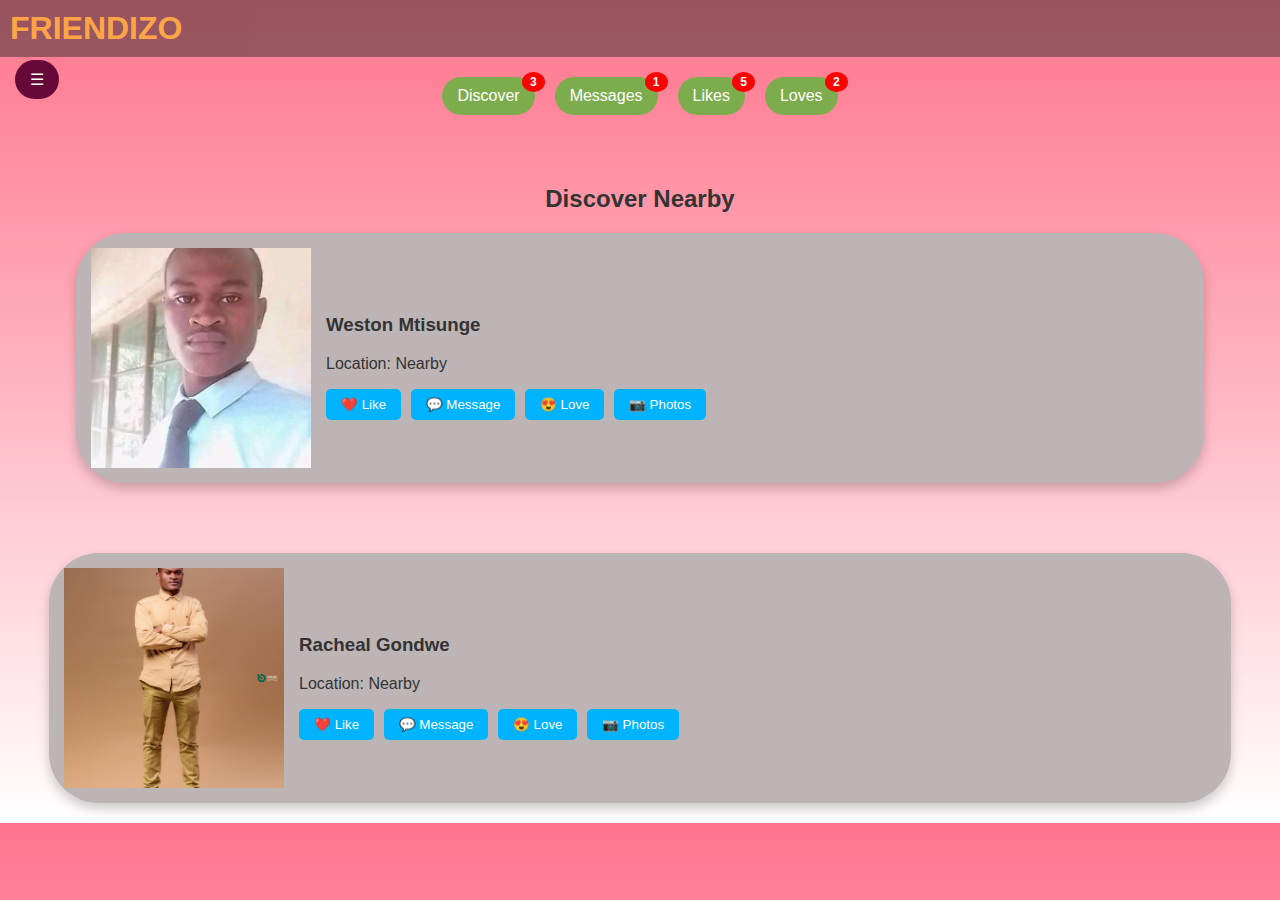
<file: Dashboard.html>
<!DOCTYPE html>
<html lang="en">
<head>
    <meta charset="UTF-8">
    <meta name="viewport" content="width=device-width, initial-scale=1.0">
    <title>FRIENDIZO</title>
    <style>
        body {
            margin: 0;
            font-family: Arial, sans-serif;
        }

        header {
            display: flex;
            justify-content: space-between;
            align-items: center;
            padding: 10px;
            background-color: #333;
            opacity: 50%;
            color: white;
            position: relative;
        }

        .logo {
            font-size: 2rem;
            font-weight: bold;
            color: #ffd000;
            animation: pulse 2s infinite;
        }

        @keyframes pulse {
            0%, 100% {
                transform: scale(1);
            }
            50% {
                transform: scale(1.1);
            }
        }

        @media (max-width: 768px) {
            header {
                flex-wrap: wrap;
            }
        }
    </style>
</head>
<body>
    <!-- Header Section with Logo -->
    <header>
        <div class="logo">FRIENDIZO</div>
    </header>

    <!-- Link to External CSS for Member Area -->
    <link rel="stylesheet" href="/css/Member area.css">

    <!-- Side Panel -->
    <div id="side-panel" class="side-panel">
        <ul>
            <li><a href="/backend/update_profile.php">Profile</a></li>
            <li><a href="#settings">Settings</a></li>
            <li><a href="/backend/logout.php">Log Out</a></li>
        </ul>
    </div>

    <!-- Main Content (Member Area) -->
    <div id="member-area">
        <!-- Menu Button -->
        <button id="menu-btn" class="menu-btn">☰</button>

        <!-- Navigation Section -->
        <div id="navigation" class="navigation">
            <button id="discover-btn">Discover <span class="bubble">3</span></button>
            <button id="message-btn" data-paid="false" onclick="handlePaidFeature('message')">Messages <span class="bubble">1</span></button>
            <button id="likes-btn">Likes <span class="bubble">5</span></button>
            <button id="loves-btn">Loves <span class="bubble">2</span></button>
        </div>
        

        <!-- Discover Section -->
        <div id="discover" class="discover-area">
            <h2>Discover Nearby</h2>
            <div id="member-cards">
                <div class="member-card">
                    <img src="/uploads/weston1.jpg" alt="Member 1" class="member-photo">
                    <div class="member-info">
                        <h3>Weston Mtisunge</h3>
                        <p>Location: Nearby</p>
                        <div class="member-actions">
                            <button class="like-btn">❤️ Like</button>
                            <button class="message-btn" data-paid="true">💬 Message</button>
                            <button class="love-btn">😍 Love</button>
                            <button class="photo-btn" data-paid="true">📷 Photos</button>
                        </div>
                    </div>
                </div>
            </div>
        </div>
    
            <div id="member-cards">
                <div class="member-card">
                    <img src="/uploads/Racheal.jpg" alt="Member 1" class="member-photo">
                    <div class="member-info">
                        <h3>Racheal Gondwe</h3>
                        <p>Location: Nearby</p>
                        <div class="member-actions">
                            <button class="like-btn">❤️ Like</button>
                            <button class="message-btn" data-paid="true">💬 Message</button>
                            <button class="love-btn">😍 Love</button>
                            <button class="photo-btn" data-paid="true">📷 Photos</button>
                        </div>
                    </div>
                </div>
            </div>
        </div>
        <!-- Subscription Pop-Up -->
        <div id="subscription-popup" class="subscription-popup">
            <div class="popup-content">
                <h3>Choose Your Subscription</h3>
                <button class="subscribe-btn" data-package="daily">Daily - $3</button>
                <button class="subscribe-btn" data-package="weekly">Weekly - $15</button>
                <button class="subscribe-btn" data-package="monthly">Monthly - $55</button>
            </div>
        </div>
    </div>

    <script src="/Java/Member area.js"></script>
</body>
</html>
</file>
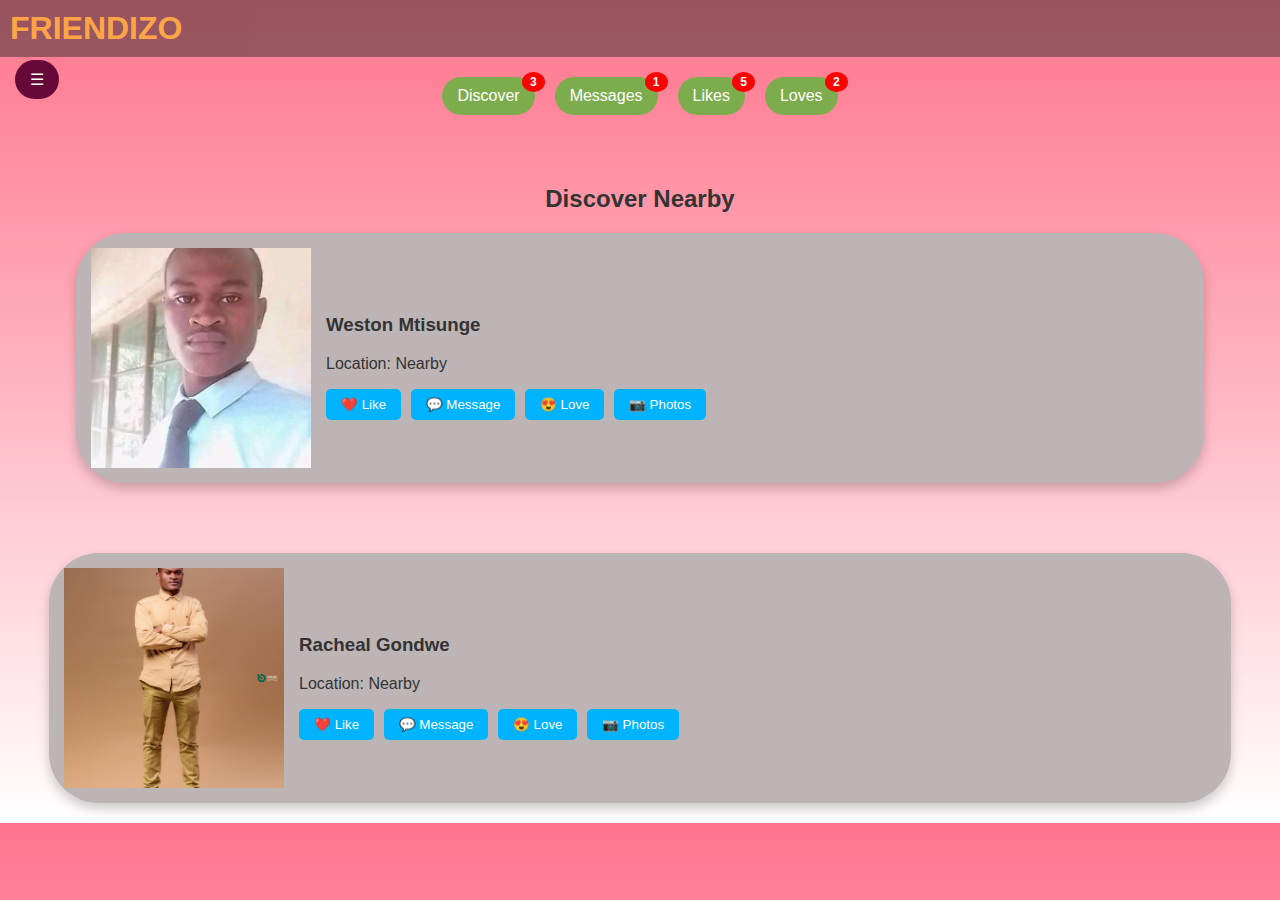
<file: Member area.html>
<!DOCTYPE html>
<html lang="en">
<head>
    <meta charset="UTF-8">
    <meta name="viewport" content="width=device-width, initial-scale=1.0">
    <title>FRIENDIZO</title>
    <style>
        body {
            margin: 0;
            font-family: Arial, sans-serif;
        }

        header {
            display: flex;
            justify-content: space-between;
            align-items: center;
            padding: 10px;
            background-color: #333;
            opacity: 50%;
            color: white;
            position: relative;
        }

        .logo {
            font-size: 2rem;
            font-weight: bold;
            color: #ffd000;
            animation: pulse 2s infinite;
        }

        @keyframes pulse {
            0%, 100% {
                transform: scale(1);
            }
            50% {
                transform: scale(1.1);
            }
        }

        @media (max-width: 768px) {
            header {
                flex-wrap: wrap;
            }
        }
    </style>
</head>
<body>
    <!-- Header Section with Logo -->
    <header>
        <div class="logo">FRIENDIZO</div>
    </header>

    <!-- Link to External CSS for Member Area -->
    <link rel="stylesheet" href="css/Member area.css">

    <!-- Side Panel -->
    <div id="side-panel" class="side-panel">
        <ul>
            <li><a href="#profile">Profile</a></li>
            <li><a href="#settings">Settings</a></li>
            <li><a href="#logout">Log Out</a></li>
        </ul>
    </div>

    <!-- Main Content (Member Area) -->
    <div id="member-area">
        <!-- Menu Button -->
        <button id="menu-btn" class="menu-btn">☰</button>

        <!-- Navigation Section -->
        <div id="navigation" class="navigation">
            <button id="discover-btn">Discover <span class="bubble">3</span></button>
            <button id="message-btn" data-paid="false" onclick="handlePaidFeature('message')">Messages <span class="bubble">1</span></button>
            <button id="likes-btn">Likes <span class="bubble">5</span></button>
            <button id="loves-btn">Loves <span class="bubble">2</span></button>
        </div>
        

        <!-- Discover Section -->
        <div id="discover" class="discover-area">
            <h2>Discover Nearby</h2>
            <div id="member-cards">
                <div class="member-card">
                    <img src="uploads/weston1.jpg" alt="Member 1" class="member-photo">
                    <div class="member-info">
                        <h3>Weston Mtisunge</h3>
                        <p>Location: Nearby</p>
                        <div class="member-actions">
                            <button class="like-btn">❤️ Like</button>
                            <button class="message-btn" data-paid="true">💬 Message</button>
                            <button class="love-btn">😍 Love</button>
                            <button class="photo-btn" data-paid="true">📷 Photos</button>
                        </div>
                    </div>
                </div>
            </div>
        </div>
    
            <div id="member-cards">
                <div class="member-card">
                    <img src="uploads/Racheal.jpg" alt="Member 1" class="member-photo">
                    <div class="member-info">
                        <h3>Racheal Gondwe</h3>
                        <p>Location: Nearby</p>
                        <div class="member-actions">
                            <button class="like-btn">❤️ Like</button>
                            <button class="message-btn" data-paid="true">💬 Message</button>
                            <button class="love-btn">😍 Love</button>
                            <button class="photo-btn" data-paid="true">📷 Photos</button>
                        </div>
                    </div>
                </div>
            </div>
        </div>
        <!-- Subscription Pop-Up -->
        <div id="subscription-popup" class="subscription-popup">
            <div class="popup-content">
                <h3>Choose Your Subscription</h3>
                <button class="subscribe-btn" data-package="daily">Daily - $5</button>
                <button class="subscribe-btn" data-package="weekly">Weekly - $25</button>
                <button class="subscribe-btn" data-package="monthly">Monthly - $85</button>
            </div>
        </div>
    </div>

    <script src="Java/Member area.js"></script>
</body>
</html>
</file>
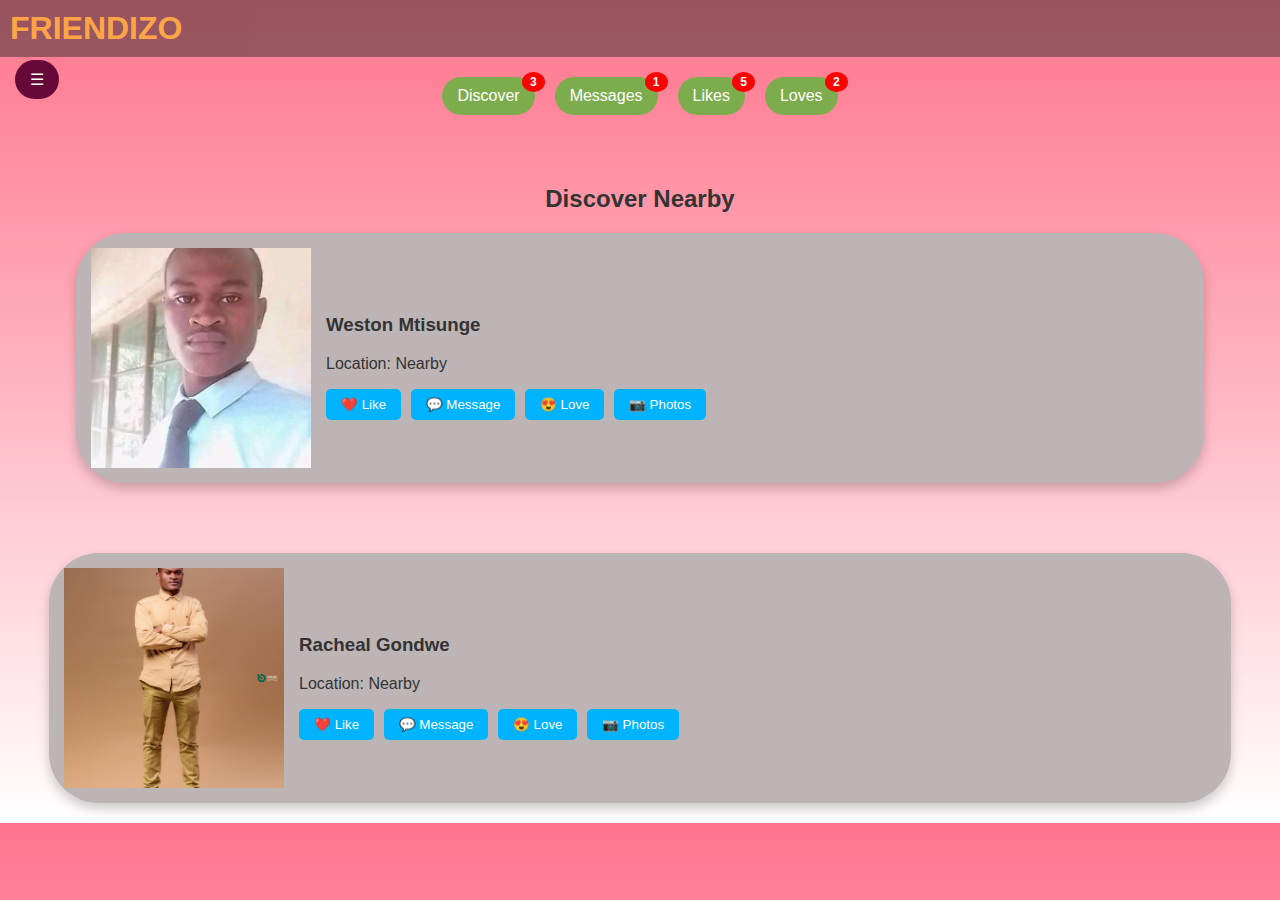
<file: Pages/Dashboard.html>
<!DOCTYPE html>
<html lang="en">
<head>
    <meta charset="UTF-8">
    <meta name="viewport" content="width=device-width, initial-scale=1.0">
    <title>FRIENDIZO</title>
    <style>
        body {
            margin: 0;
            font-family: Arial, sans-serif;
        }

        header {
            display: flex;
            justify-content: space-between;
            align-items: center;
            padding: 10px;
            background-color: #333;
            opacity: 50%;
            color: white;
            position: relative;
        }

        .logo {
            font-size: 2rem;
            font-weight: bold;
            color: #ffd000;
            animation: pulse 2s infinite;
        }

        @keyframes pulse {
            0%, 100% {
                transform: scale(1);
            }
            50% {
                transform: scale(1.1);
            }
        }

        @media (max-width: 768px) {
            header {
                flex-wrap: wrap;
            }
        }
    </style>
</head>
<body>
    <!-- Header Section with Logo -->
    <header>
        <div class="logo">FRIENDIZO</div>
    </header>

    <!-- Link to External CSS for Member Area -->
    <link rel="stylesheet" href="/css/Member area.css">

    <!-- Side Panel -->
    <div id="side-panel" class="side-panel">
        <ul>
            <li><a href="#profile">Profile</a></li>
            <li><a href="#settings">Settings</a></li>
            <li><a href="#logout">Log Out</a></li>
        </ul>
    </div>

    <!-- Main Content (Member Area) -->
    <div id="member-area">
        <!-- Menu Button -->
        <button id="menu-btn" class="menu-btn">☰</button>

        <!-- Navigation Section -->
        <div id="navigation" class="navigation">
            <button id="discover-btn">Discover <span class="bubble">3</span></button>
            <button id="message-btn" data-paid="false" onclick="handlePaidFeature('message')">Messages <span class="bubble">1</span></button>
            <button id="likes-btn">Likes <span class="bubble">5</span></button>
            <button id="loves-btn">Loves <span class="bubble">2</span></button>
        </div>
        

        <!-- Discover Section -->
        <div id="discover" class="discover-area">
            <h2>Discover Nearby</h2>
            <div id="member-cards">
                <div class="member-card">
                    <img src="/uploads/weston1.jpg" alt="Member 1" class="member-photo">
                    <div class="member-info">
                        <h3>Weston Mtisunge</h3>
                        <p>Location: Nearby</p>
                        <div class="member-actions">
                            <button class="like-btn">❤️ Like</button>
                            <button class="message-btn" data-paid="true">💬 Message</button>
                            <button class="love-btn">😍 Love</button>
                            <button class="photo-btn" data-paid="true">📷 Photos</button>
                        </div>
                    </div>
                </div>
            </div>
        </div>
    
            <div id="member-cards">
                <div class="member-card">
                    <img src="/uploads/Racheal.jpg" alt="Member 1" class="member-photo">
                    <div class="member-info">
                        <h3>Racheal Gondwe</h3>
                        <p>Location: Nearby</p>
                        <div class="member-actions">
                            <button class="like-btn">❤️ Like</button>
                            <button class="message-btn" data-paid="true">💬 Message</button>
                            <button class="love-btn">😍 Love</button>
                            <button class="photo-btn" data-paid="true">📷 Photos</button>
                        </div>
                    </div>
                </div>
            </div>
        </div>
        <!-- Subscription Pop-Up -->
        <div id="subscription-popup" class="subscription-popup">
            <div class="popup-content">
                <h3>Choose Your Subscription</h3>
                <button class="subscribe-btn" data-package="daily">Daily - $3</button>
                <button class="subscribe-btn" data-package="weekly">Weekly - $15</button>
                <button class="subscribe-btn" data-package="monthly">Monthly - $55</button>
            </div>
        </div>
    </div>

    <script src="/Java/Member area.js"></script>
</body>
</html>
</file>
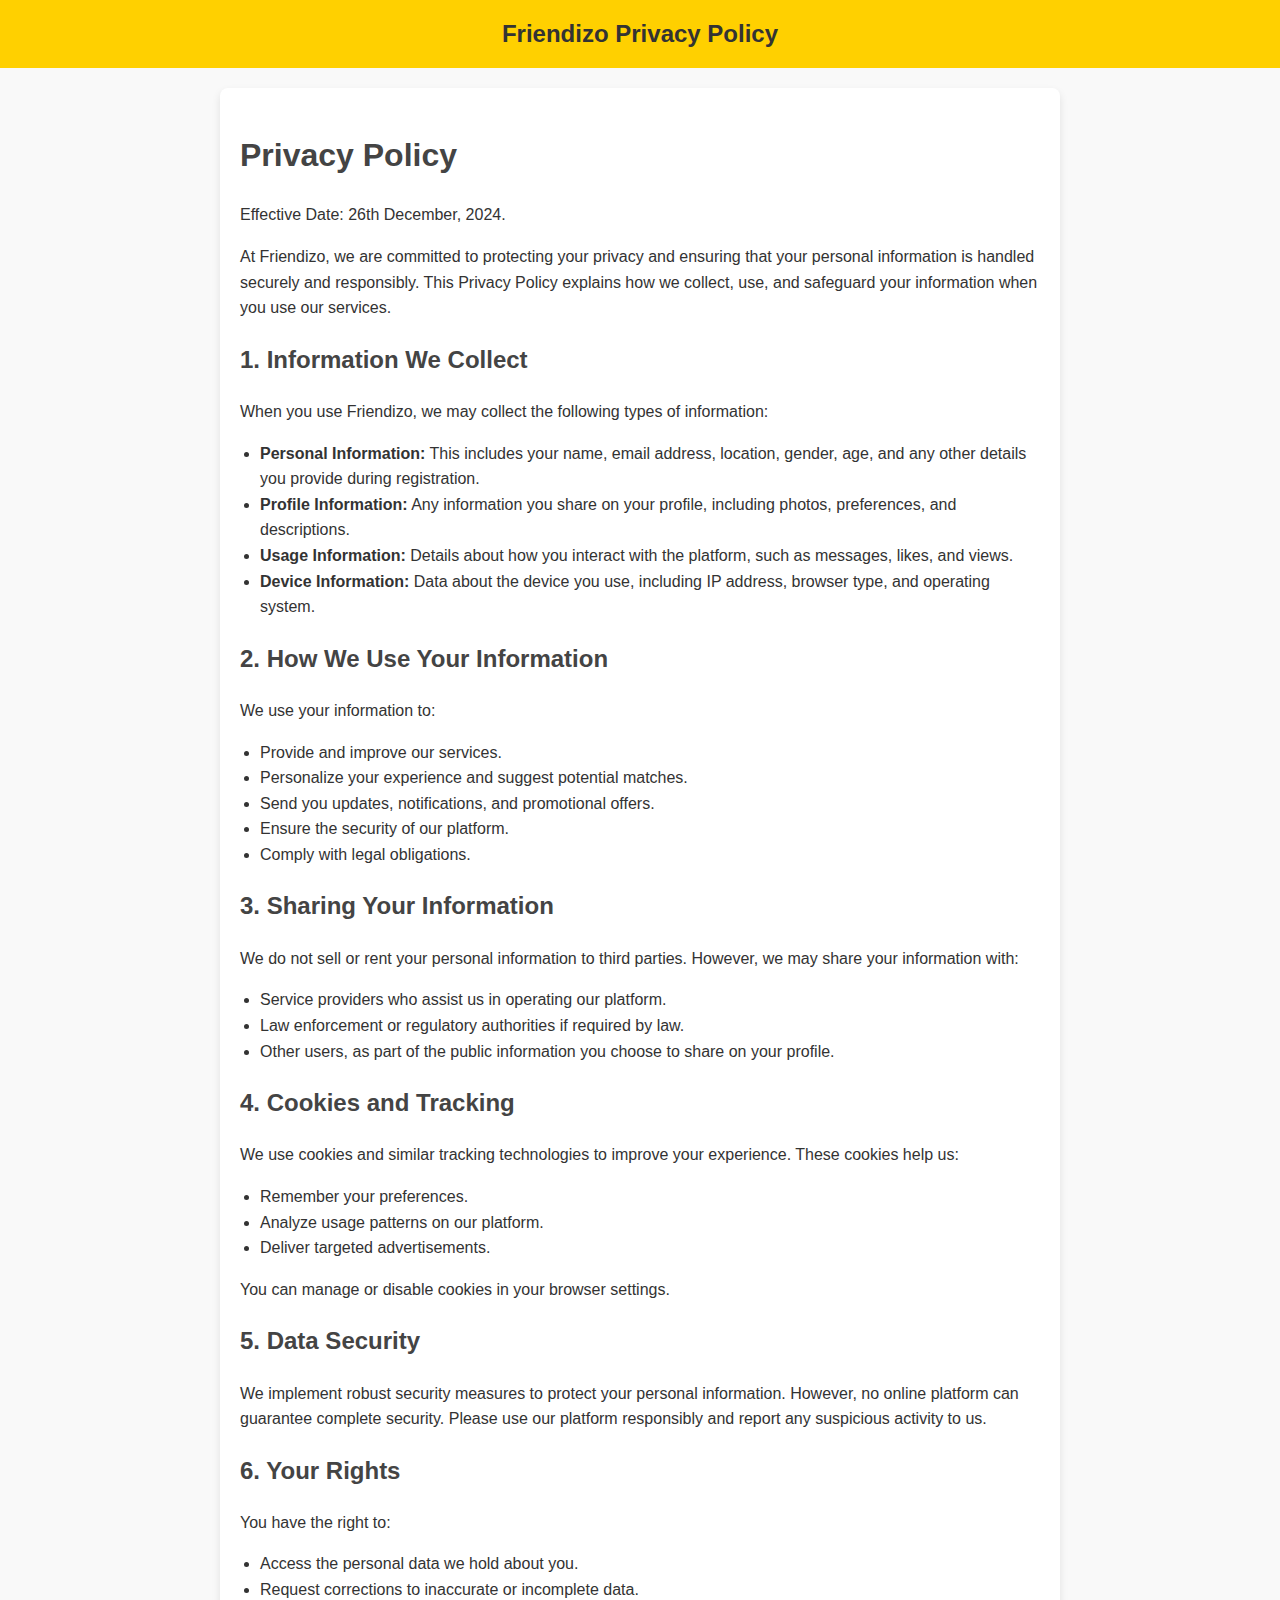
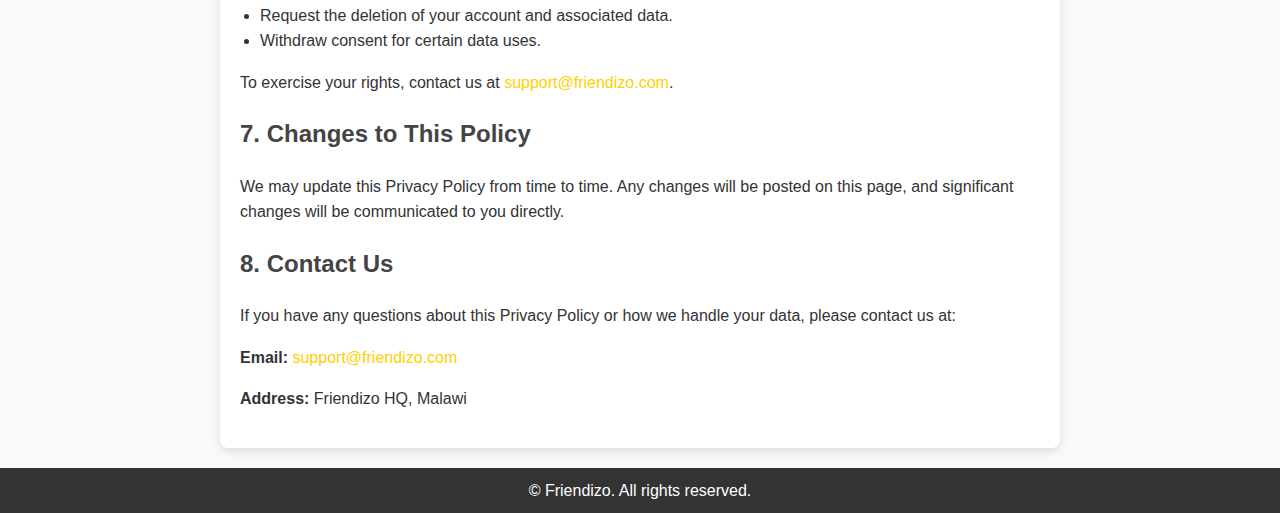
<file: pages/privacy-policy.html>
<!DOCTYPE html>
<html lang="en">
<head>
    <meta charset="UTF-8">
    <meta name="viewport" content="width=device-width, initial-scale=1.0">
    <title>Privacy Policy - Friendizo</title>
    <style>
        body {
            font-family: Arial, sans-serif;
            line-height: 1.6;
            color: #333;
            margin: 0;
            padding: 0;
            background-color: #f9f9f9;
        }
        header {
            background-color: #ffd000;
            padding: 15px 20px;
            text-align: center;
            color: #333;
            font-size: 24px;
            font-weight: bold;
        }
        .container {
            max-width: 800px;
            margin: 20px auto;
            padding: 20px;
            background-color: #fff;
            border-radius: 8px;
            box-shadow: 0 4px 8px rgba(0, 0, 0, 0.1);
        }
        h1, h2, h3 {
            color: #444;
        }
        a {
            color: #ffd000;
            text-decoration: none;
        }
        a:hover {
            text-decoration: underline;
        }
        ul {
            margin: 10px 0;
            padding-left: 20px;
        }
        footer {
            text-align: center;
            padding: 10px 20px;
            background-color: #333;
            color: #fff;
            margin-top: 20px;
        }
    </style>
</head>
<body>
    <header>
        Friendizo Privacy Policy
    </header>
    <div class="container">
        <h1>Privacy Policy</h1>
        <p>Effective Date: 26th December, 2024.</p>

        <p>At Friendizo, we are committed to protecting your privacy and ensuring that your personal information is handled securely and responsibly. This Privacy Policy explains how we collect, use, and safeguard your information when you use our services.</p>

        <h2>1. Information We Collect</h2>
        <p>When you use Friendizo, we may collect the following types of information:</p>
        <ul>
            <li><strong>Personal Information:</strong> This includes your name, email address, location, gender, age, and any other details you provide during registration.</li>
            <li><strong>Profile Information:</strong> Any information you share on your profile, including photos, preferences, and descriptions.</li>
            <li><strong>Usage Information:</strong> Details about how you interact with the platform, such as messages, likes, and views.</li>
            <li><strong>Device Information:</strong> Data about the device you use, including IP address, browser type, and operating system.</li>
        </ul>

        <h2>2. How We Use Your Information</h2>
        <p>We use your information to:</p>
        <ul>
            <li>Provide and improve our services.</li>
            <li>Personalize your experience and suggest potential matches.</li>
            <li>Send you updates, notifications, and promotional offers.</li>
            <li>Ensure the security of our platform.</li>
            <li>Comply with legal obligations.</li>
        </ul>

        <h2>3. Sharing Your Information</h2>
        <p>We do not sell or rent your personal information to third parties. However, we may share your information with:</p>
        <ul>
            <li>Service providers who assist us in operating our platform.</li>
            <li>Law enforcement or regulatory authorities if required by law.</li>
            <li>Other users, as part of the public information you choose to share on your profile.</li>
        </ul>

        <h2>4. Cookies and Tracking</h2>
        <p>We use cookies and similar tracking technologies to improve your experience. These cookies help us:</p>
        <ul>
            <li>Remember your preferences.</li>
            <li>Analyze usage patterns on our platform.</li>
            <li>Deliver targeted advertisements.</li>
        </ul>
        <p>You can manage or disable cookies in your browser settings.</p>

        <h2>5. Data Security</h2>
        <p>We implement robust security measures to protect your personal information. However, no online platform can guarantee complete security. Please use our platform responsibly and report any suspicious activity to us.</p>

        <h2>6. Your Rights</h2>
        <p>You have the right to:</p>
        <ul>
            <li>Access the personal data we hold about you.</li>
            <li>Request corrections to inaccurate or incomplete data.</li>
            <li>Request the deletion of your account and associated data.</li>
            <li>Withdraw consent for certain data uses.</li>
        </ul>
        <p>To exercise your rights, contact us at <a href="mailto:support@friendizo.com">support@friendizo.com</a>.</p>

        <h2>7. Changes to This Policy</h2>
        <p>We may update this Privacy Policy from time to time. Any changes will be posted on this page, and significant changes will be communicated to you directly.</p>

        <h2>8. Contact Us</h2>
        <p>If you have any questions about this Privacy Policy or how we handle your data, please contact us at:</p>
        <p><strong>Email:</strong> <a href="mailto:support@friendizo.com">support@friendizo.com</a></p>
        <p><strong>Address:</strong> Friendizo HQ, Malawi</p>
    </div>
    <footer>
        &copy; <?php echo date("Y"); ?> Friendizo. All rights reserved.
    </footer>
</body>
</html>
</file>
<file: css/Member area.css>
/* General Reset */
body {
  margin: 0;
  font-family: Arial, sans-serif;
  background: linear-gradient(to bottom, #ff758c, #ffffff);
  color: #333;
  overflow-x: hidden;
}

/* Menu Button */
.menu-btn {
  position: fixed;
  top: 15px;
  left: 15px;
  z-index: 1100;
  background: #ff758c;
  color: white;
  border: none;
  border-radius: 20px;
  padding: 10px 15px;
  cursor: pointer;
  font-size: 16px;
  transition: transform 0.3s ease, background 0.3s ease;
}

.menu-btn:hover {
  background: #e04a65;
  transform: scale(1.1);
}

/* Side Panel */
.side-panel {
  position: fixed;
  top: 0;
  left: -300px;
  width: 300px;
  height: 100%;
  background-color: #242526;
  color: white;
  box-shadow: 2px 0 10px rgba(0, 0, 0, 0.5);
  padding: 20px;
  transition: left 0.5s ease-in-out;
  z-index: 2000;
}

.side-panel.active {
  left: 0;
}

.side-panel ul {
  list-style-type: none;
  padding: 0;
  margin: 50px 0 0;
}

.side-panel ul li {
  margin: 15px 0;
}

.side-panel ul li a {
  color: white;
  text-decoration:wavy;
  font-size: 18px;
}

/* Navigation Buttons */
.navigation {
  display: flex;
  justify-content: center;
  gap: 20px;
  padding: 20px 15px;
}

.navigation button {
  background: #ff758c;
  color: white;
  border: none;
  border-radius: 10px;
  padding: 10px 20px;
  font-size: 16px;
  cursor: pointer;
  transition: transform 0.3s ease, background 0.3s ease;
}

.navigation button:hover {
  background: #e04a65;
  transform: translateY(-5px);
}

/* Discover Section */
.discover-area {
  padding: 30px;
  text-align: center;
  animation: fade-in 1s ease;
}

@keyframes fade-in {
  from {
    opacity: 0;
    transform: translateY(20px);
  }
  to {
    opacity: 1;
    transform: translateY(0);
  }
}

/* Member Card */
.member-card {
  display: flex;
  align-items: center;
  background: rgb(189, 181, 181);
  border-radius: 50px;
  box-shadow: 0px 6px 12px rgba(0, 0, 0, 0.2);
  margin: 20px auto;
  padding: 15px;
  max-width: 90%;
  animation: slide-in 0.5s ease;
}

@keyframes slide-in {
  from {
    opacity: 0;
    transform: translateX(100px);
  }
  to {
    opacity: 1;
    transform: translateX(0);
  }
}

.member-photo {
  width: 220px;
  height: 220px;
  border-radius: 0;
  object-fit: cover;
  margin-right: 15px;
}

.member-info {
  text-align: left;
}

.member-actions {
  margin-top: 10px;
}

.member-actions button {
  background: #00b3ff;
  color: white;
  border: none;
  border-radius: 5px;
  padding: 8px 15px;
  cursor: pointer;
  margin-right: 5px;
  transition: transform 0.3s ease, background 0.3s ease;
}

.member-actions button:hover {
  background: #e04a65;
  transform: scale(1.1);
}
/* Subscription Pop-Up */
.subscription-popup {
  block-size: 50%;
  position: fixed;
  top: 50%;
  left: 50%;
  transform: translate(-50%, -50%) scale(0);
  background-color: white;
  padding: 20px;
  border-radius: 10px;
  box-shadow: 0 4px 8px rgba(0, 0, 0, 0.2);
  z-index: 2000;
  opacity: 0;
  transition: transform 0.3s ease, opacity 0.3s ease;
}

.subscription-popup.show {
  transform: translate(-50%, -50%) scale(1);
  opacity: 1;
}
/* Reset */
body {
  margin: 0;
  font-family: Arial, sans-serif;
  background: linear-gradient(to bottom, #ff758c, #ffffff);
  color: #333;
}

/* Menu Button */
.menu-btn {
  position: fixed;
  top: 60px;
  left: 15px;
  z-index: 1100;
  background: #660939;
  color: white;
  border: none;
  border-radius: 20px;
  padding: 10px 15px;
  cursor: pointer;
  font-size: 16px;
  transition: transform 0.3s ease, background 0.3s ease;
}

/* Notification Bubble */
.bubble {
  position: absolute;
  top: -5px;
  right: -10px;
  background-color: red;
  color: white;
  font-size: 12px;
  font-weight: bold;
  border-radius: 50%;
  padding: 4px 8px;
  display: inline-block;
  line-height: 1;
}

/* Positioning for Buttons with Bubble */
#navigation {
  display: flex;
  justify-content: center;
  gap: 20px;
  position: relative;
}

#navigation button {
  position: relative;
  background: #7dac4d;
  color: white;
  border: none;
  border-radius: 20px;
  padding: 10px 15px;
  cursor: pointer;
  font-size: 16px;
  transition: transform 0.3s ease, background 0.3s ease;
}

#navigation button:hover {
  transform: scale(1.1);
  background: #00ccff;
}


/* Side Panel */
.side-panel {
  position: fixed;
  top: 100px;
  left: -300px;
  width: 100px;
  height: 60%;
  background-color: rgba(36, 37, 38, 0.8);
  color: white;
  padding: 20px;
  transition: left 0.5s ease;
  border-radius: 0 0px 0px 0;
  z-index: 500;
}

.side-panel ul li a:hover {
  color: #ff758c;
  transition: color 0.3s ease;
}

/* Subscription Pop-Up */
.subscription-popup {
  position: fixed;
  top: 40%;
  left: 70%;
  transform: translate(-50%, -50%) scale(0);
  background-color: rgb(0, 217, 255);
  padding: 50px;
  border-radius: 10px;
  box-shadow: 0 20px 30px rgba(10, 30, 40, 30);
  z-index: 2000;
  opacity: 0;
  transition: transform 0.3s ease, opacity 0.3s ease;
}

.subscription-popup.show {
  transform: translate(-50%, -50%) scale(1);
  opacity: 5;
}
</file>
